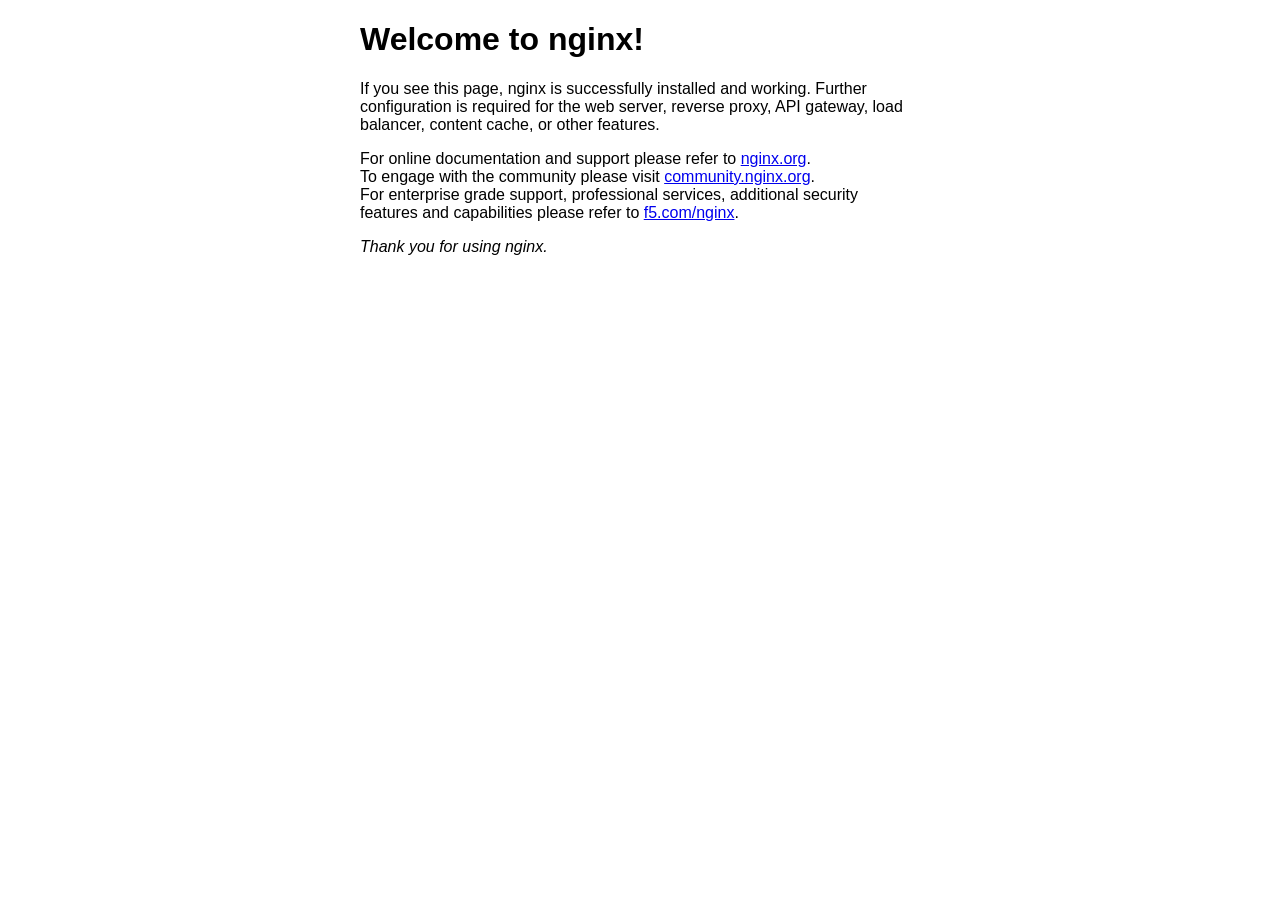
<file: nginx/html/index.html>
<!DOCTYPE html>
<html>
<head>
<title>Welcome to nginx!</title>
<style>
html { color-scheme: light dark; }
body { width: 35em; margin: 0 auto;
font-family: Tahoma, Verdana, Arial, sans-serif; }
</style>
</head>
<body>
<h1>Welcome to nginx!</h1>
<p>If you see this page, nginx is successfully installed and working.
Further configuration is required for the web server, reverse proxy, 
API gateway, load balancer, content cache, or other features.</p>

<p>For online documentation and support please refer to
<a href="https://nginx.org/">nginx.org</a>.<br/>
To engage with the community please visit
<a href="https://community.nginx.org/">community.nginx.org</a>.<br/>
For enterprise grade support, professional services, additional 
security features and capabilities please refer to
<a href="https://f5.com/nginx">f5.com/nginx</a>.</p>

<p><em>Thank you for using nginx.</em></p>
</body>
</html>
</file>
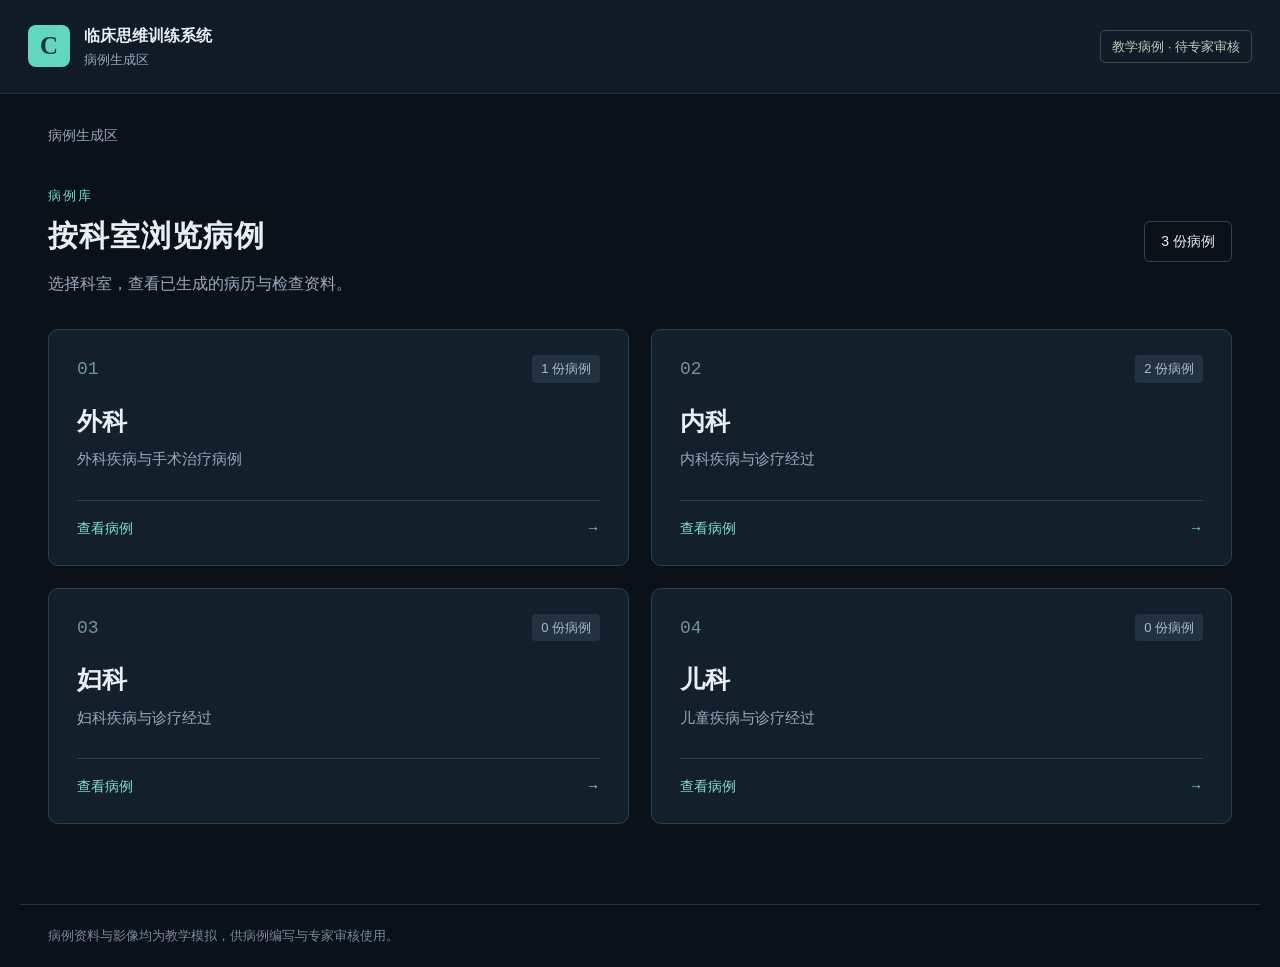
<file: backend/main/materials/index.html>
<!doctype html>
<html lang="zh-CN"><head><meta charset="utf-8"><meta name="viewport" content="width=device-width,initial-scale=1"><title>病例生成区 · 临床思维训练系统</title><meta name="description" content="按科室查看教学病例、病历资料和检查影像。"><link rel="stylesheet" href="catalog.css"></head>
<body><header><a class="brand" href="#"><span class="mark">C</span><span>临床思维训练系统<small>病例生成区</small></span></a><span class="review">教学病例 · 待专家审核</span></header><main><nav id="crumb" aria-label="当前位置"></nav><section id="content"></section></main><footer>病例资料与影像均为教学模拟，供病例编写与专家审核使用。</footer><script src="catalog-data.js"></script><script src="catalog.js"></script></body></html>
</file>
<file: backend/main/materials/catalog.css>
*{box-sizing:border-box}html{color-scheme:dark}body{margin:0;background:#0b1119;color:#e8eef3;font:16px/1.65 "Microsoft YaHei",sans-serif}a{color:inherit;text-decoration:none}a:focus-visible{outline:2px solid #6ce0c8;outline-offset:5px}header{height:94px;padding:0 max(28px,calc((100vw - 1240px)/2));display:flex;justify-content:space-between;align-items:center;border-bottom:1px solid #253140;background:#111b27}.brand{display:flex;align-items:center;gap:14px;font-weight:600}.brand small{display:block;color:#95a9bd;font-size:13px;font-weight:400}.mark{width:42px;height:42px;border-radius:8px;background:#62d7c0;color:#113d36;display:grid;place-items:center;font:700 25px Georgia}.review{font-size:13px;color:#bdcbbd;border:1px solid #364b46;padding:5px 11px;border-radius:5px}main{max-width:1240px;margin:auto;padding:30px 28px 80px;min-height:calc(100vh - 165px)}nav{font-size:14px;color:#92a7ba;display:flex;gap:13px;min-height:24px}nav a:hover{color:#6ce0c8}.heading{display:flex;justify-content:space-between;align-items:center;margin:37px 0 32px;gap:20px}.eyebrow{color:#6cdcc5!important;font-size:13px;letter-spacing:2px;margin:0 0 5px!important}h1{font-size:30px;font-weight:600;margin:0 0 10px;letter-spacing:1px}.heading p{color:#98aabe;margin:0}.total,.back{font-size:14px;border:1px solid #314354;padding:8px 16px;border-radius:6px;white-space:nowrap}.back:hover{border-color:#5fcbb5;color:#7ee3cc}.departments{display:grid;grid-template-columns:repeat(2,1fr);gap:22px}.department{display:block;background:#141f2c;border:1px solid #2e3d4e;border-radius:10px;padding:25px 28px;transition:background .18s,border-color .18s}.department:hover{background:#1b2d38;border-color:#65cbb6}.card-top{display:flex;justify-content:space-between;align-items:center}.number{font:18px Consolas,monospace;color:#72948f}.count{font-size:13px;color:#a6bdcd;background:#223240;border-radius:4px;padding:3px 9px}.department h2{font-size:25px;margin:18px 0 5px}.department p{color:#98aabe;margin:0;font-size:15px}.card-bottom{margin-top:28px;border-top:1px solid #2e3d4e;padding-top:16px;display:flex;justify-content:space-between;color:#81dfca;font-size:14px}.list{border:1px solid #2c3b4a;border-radius:9px;background:#121d29;overflow:hidden}.list-heading{display:flex;justify-content:space-between;padding:20px 24px;border-bottom:1px solid #2c3b4a;align-items:center}.list-heading h2{font-size:18px;margin:0}.list-heading span{font-size:14px;color:#91aabe}.table-scroll{overflow:auto}table{width:100%;border-collapse:collapse;font-size:14px;min-width:910px}th{background:#192633;text-align:left;color:#9eb2c3;font-weight:400;padding:14px 16px;white-space:nowrap}td{padding:24px 16px;vertical-align:top;border-top:1px solid #293a4a}td strong{font-size:16px;white-space:nowrap}td small{display:block;color:#8ba0b3;font-size:12px;margin-top:7px}.index{color:#6eac9f}.nowrap{white-space:nowrap}.diagnosis{min-width:205px;max-width:260px}.remark{min-width:205px;max-width:270px;color:#a9bac9}.links{min-width:155px}.links a{display:block;color:#a6c3d2;font-size:13px;margin-bottom:8px}.links a:hover{text-decoration:underline}.links .main-link{color:#79dec7;font-size:14px}.empty{text-align:center;padding:65px 25px 75px}.empty-symbol{font-size:32px;color:#517568}.empty h3{font-size:18px;font-weight:500;margin:8px}.empty p{color:#8fa5b9;margin:8px 0 22px}.empty a{font-size:14px;color:#7fe0c9}footer{max-width:1240px;margin:auto;padding:20px 28px;color:#74899d;font-size:13px;border-top:1px solid #243242}@media(max-width:680px){header{padding:18px;height:auto}.review{display:none}main{padding:24px 18px 45px}.heading{margin:25px 0;align-items:flex-start}h1{font-size:26px}.heading p{font-size:14px}.departments{grid-template-columns:1fr;gap:15px}.department{padding:22px}.total,.back{padding:6px 10px}.back{font-size:12px}.table-scroll{scrollbar-width:thin}footer{padding:20px 18px}}
</file>
